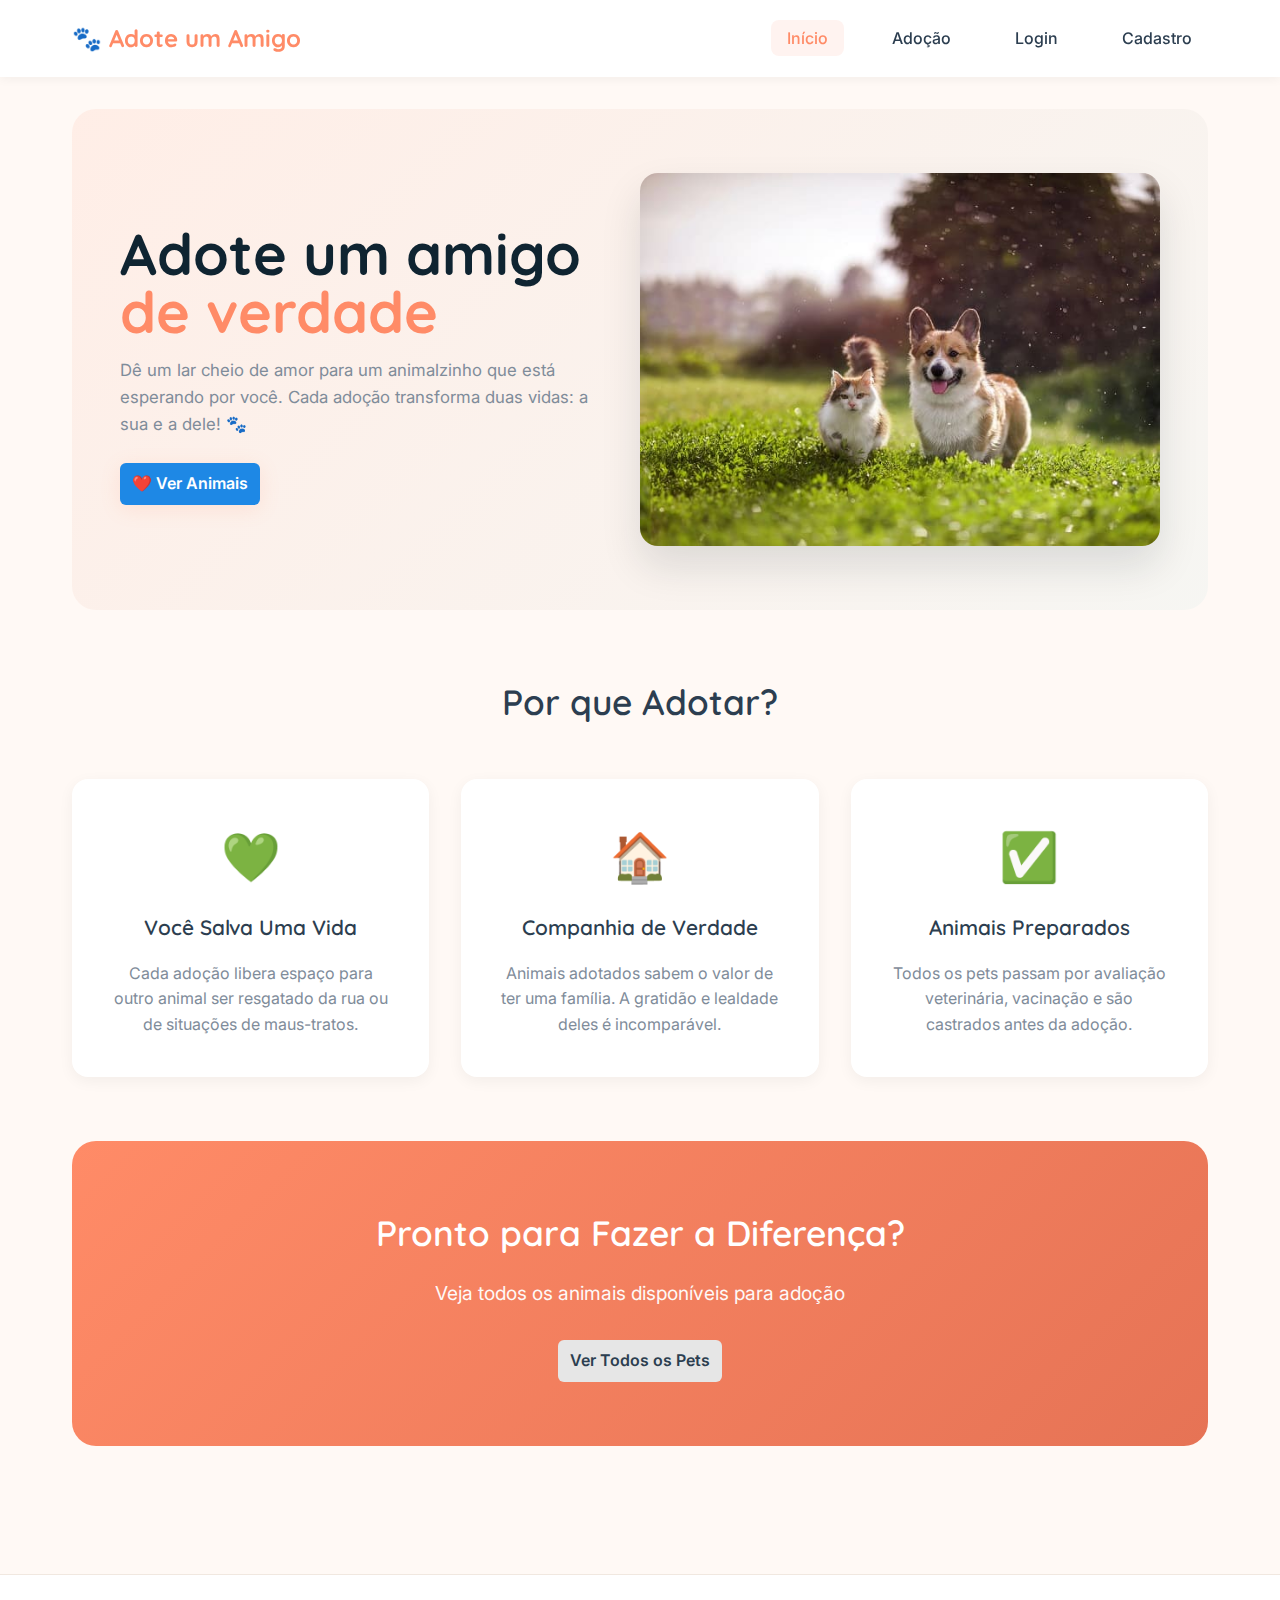
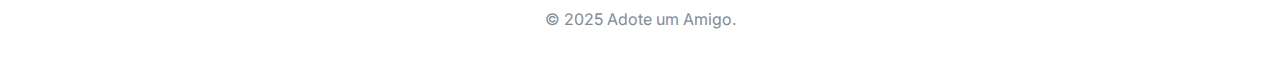
<file: index.html>
<!DOCTYPE html>
<html lang="pt-BR">
<head>
    <meta charset="UTF-8">
    <meta name="viewport" content="width=device-width, initial-scale=1.0">
    <title>Adote um Amigo - Início</title>
    <link rel="shortcut icon" href="fotos/adocao.png" type="image/x-icon">
    <link rel="stylesheet" href="style.css">
</head>
<body>
    <header>
        <nav>
            <div class="logo">🐾 Adote um Amigo</div>
            <ul class="menu">
                <li><a href="index.html" class="active">Início</a></li>
                <li><a href="adocao.html">Adoção</a></li>
                <li><a href="login.html">Login</a></li>
                <li><a href="cadastro.html">Cadastro</a></li>
            </ul>
        </nav>
    </header>

    <main>
        <section class="hero">
            <div class="hero-content">
                <h1 id="greeting" class="greeting"></h1>
                <h1 class="hero-title">Adote um amigo <span class="accent">de verdade</span></h1>
                <p class="hero-sub">Dê um lar cheio de amor para um animalzinho que está esperando por você. Cada adoção transforma duas vidas: a sua e a dele! 🐾</p>
                <div class="hero-cta">
                    <a href="adocao.html" class="btn btn-primary btn-large">❤️ Ver Animais</a>
                </div>
            </div>
            <div class="hero-image">
                <img src="fotos/capa.jpg" alt="Cachorro e gato sorrindo">
            </div>
        </section>

        <section class="benefits">
            <h2>Por que Adotar?</h2>
            <div class="benefits-grid">
                <div class="benefit-card">
                    <div class="benefit-icon">💚</div>
                    <h3>Você Salva Uma Vida</h3>
                    <p>Cada adoção libera espaço para outro animal ser resgatado da rua ou de situações de maus-tratos.</p>
                </div>
                <div class="benefit-card">
                    <div class="benefit-icon">🏠</div>
                    <h3>Companhia de Verdade</h3>
                    <p>Animais adotados sabem o valor de ter uma família. A gratidão e lealdade deles é incomparável.</p>
                </div>
                <div class="benefit-card">
                    <div class="benefit-icon">✅</div>
                    <h3>Animais Preparados</h3>
                    <p>Todos os pets passam por avaliação veterinária, vacinação e são castrados antes da adoção.</p>
                </div>
            </div>
        </section>

        <section class="cta">
            <h2>Pronto para Fazer a Diferença?</h2>
            <p>Veja todos os animais disponíveis para adoção</p>
            <a href="adocao.html" class="btn btn-secondary">Ver Todos os Pets</a>
        </section>
    </main>

    <footer>
        <p>&copy; 2025 Adote um Amigo.</p>
    </footer>

<script src="script.js"></script>
</body>
</html>
</file>
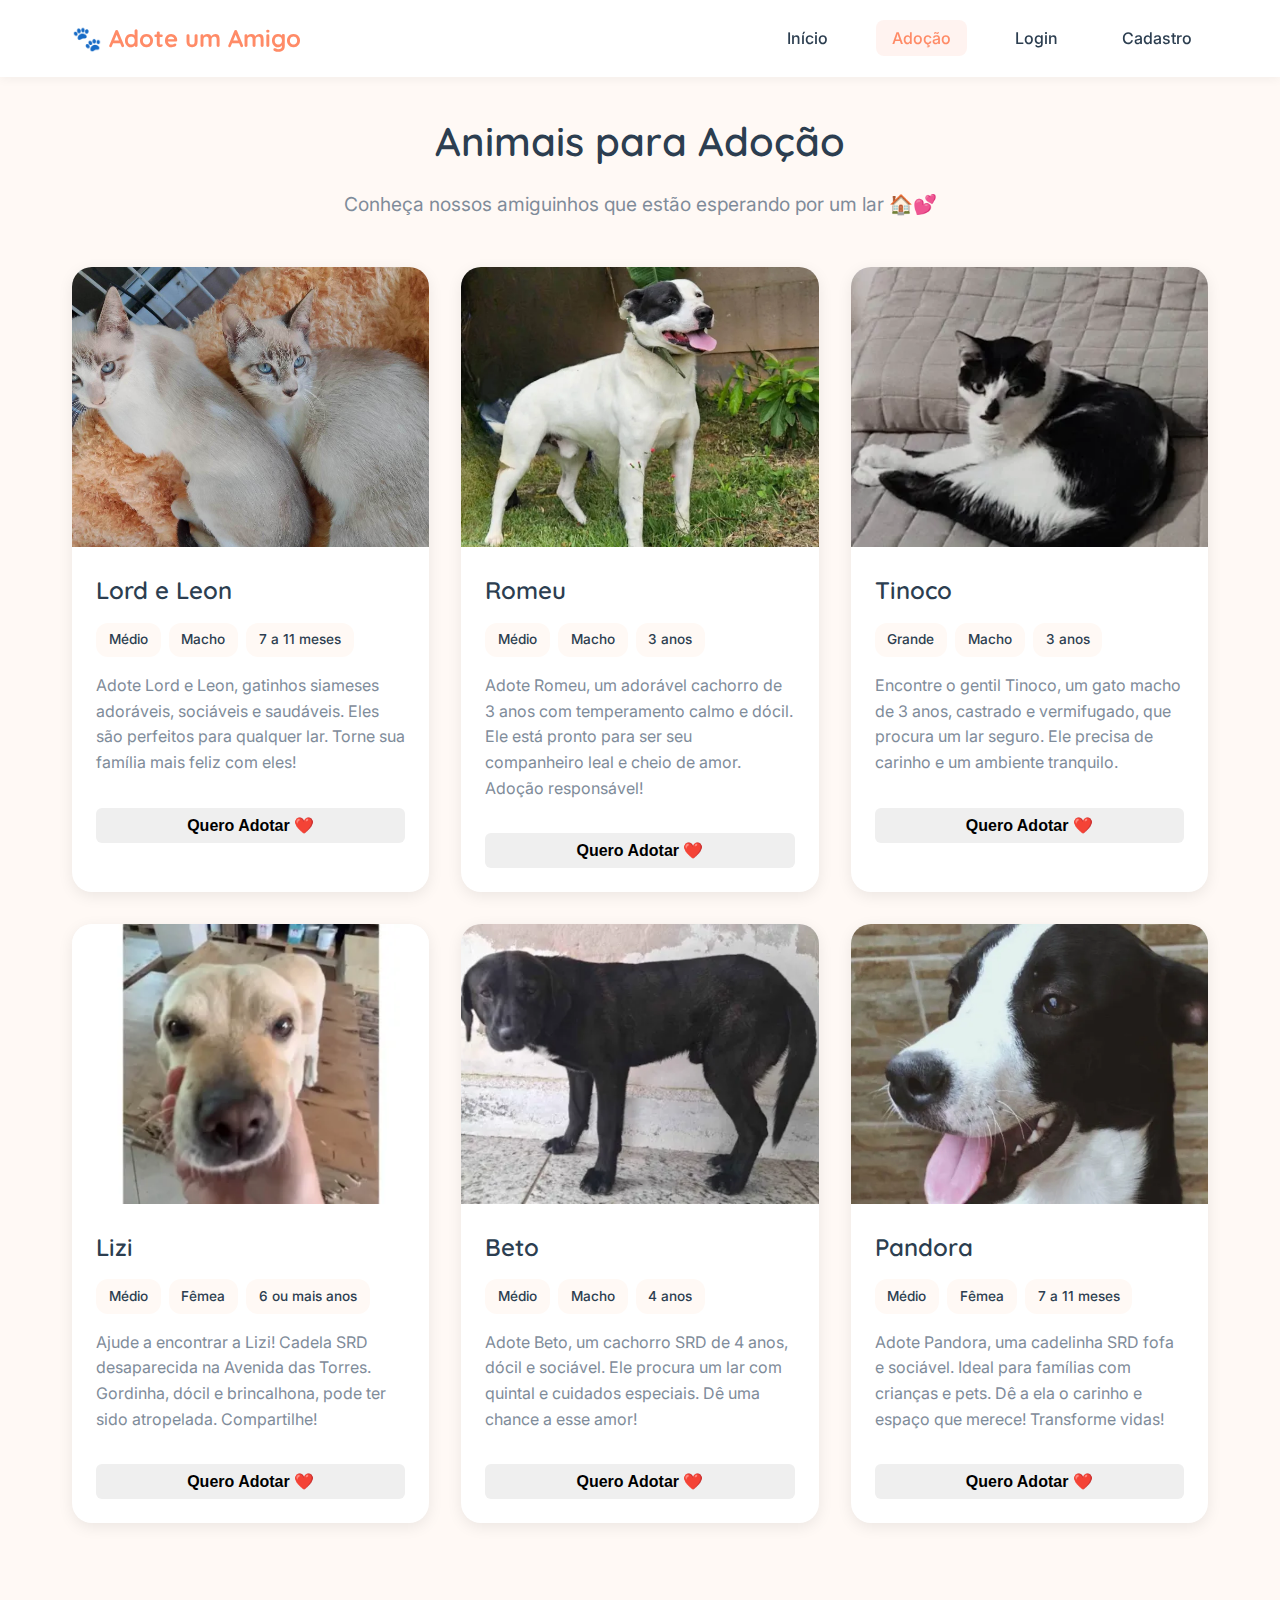
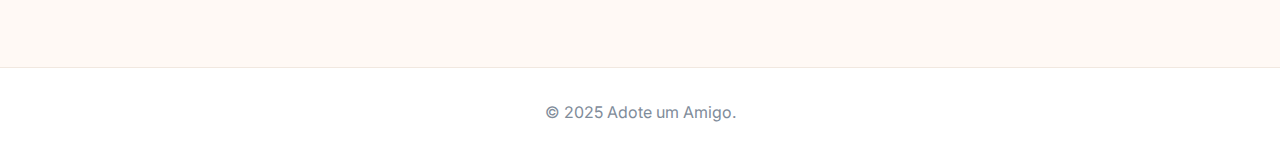
<file: adocao.html>
<!DOCTYPE html>
<html lang="pt-BR">
<head>
    <meta charset="UTF-8">
    <meta name="viewport" content="width=device-width, initial-scale=1.0">
    <title>Adote um Amigo - Animais para Adoção</title>
    <link rel="shortcut icon" href="fotos/adocao.png" type="image/x-icon">
    <link rel="stylesheet" href="style.css">
</head>
<body>
    <header>
        <nav>
            <div class="logo">🐾 Adote um Amigo</div>
            <ul class="menu">
                <li><a href="index.html">Início</a></li>
                <li><a href="adocao.html" class="active">Adoção</a></li>
                <li><a href="login.html">Login</a></li>
                <li><a href="cadastro.html">Cadastro</a></li>
            </ul>
        </nav>
    </header>

    <main>
        <section class="page-header">
            <h1>Animais para Adoção</h1>
            <p>Conheça nossos amiguinhos que estão esperando por um lar 🏠💕</p>
        </section>

        <section class="pets-grid" id="petsContainer"></section>

        <!-- Modal/formulário de adoção (inicialmente oculto) -->
        <div id="adoptModal" class="adopt-modal-overlay" aria-hidden="true">
            <div class="adopt-modal" role="dialog" aria-modal="true" aria-labelledby="adoptModalTitle">
                <header>
                    <h2 id="adoptModalTitle">Preencha abaixo para adotar</h2>
                    <button class="close-btn" aria-label="Fechar" onclick="closeAdoptModal()">×</button>
                </header>
                <p>Caso você tenha interesse em adotar este animalzinho, preencha seus dados abaixo e clique em Enviar:</p>
                <form id="adoptForm">
                    <input type="hidden" name="petName" id="petNameField">
                    <label for="nome">Nome</label>
                    <input id="nome" name="nome" type="text" required>

                    <label for="whatsapp">WhatsApp:</label>
                    <input id="whatsapp" name="whatsapp" type="tel" placeholder="(xx) 9xxxx-xxxx" required>

                    <label for="telefone">Telefone com DDD</label>
                    <input id="telefone" name="telefone" type="tel" placeholder="(xx) xxxx-xxxx" required>

                    <label for="email">E-mail</label>
                    <input id="email" name="email" type="email" required>

                    <div class="actions">
                        <button type="button" class="btn btn-secondary" onclick="closeAdoptModal()">Cancelar</button>
                        <button type="submit" class="btn btn-primary">Enviar</button>
                    </div>
                </form>
            </div>
        </div>
    </main>

    <footer>
        <p>&copy; 2025 Adote um Amigo.</p>
    </footer>

    <script src="script.js"></script>
</body>
</html>
</file>
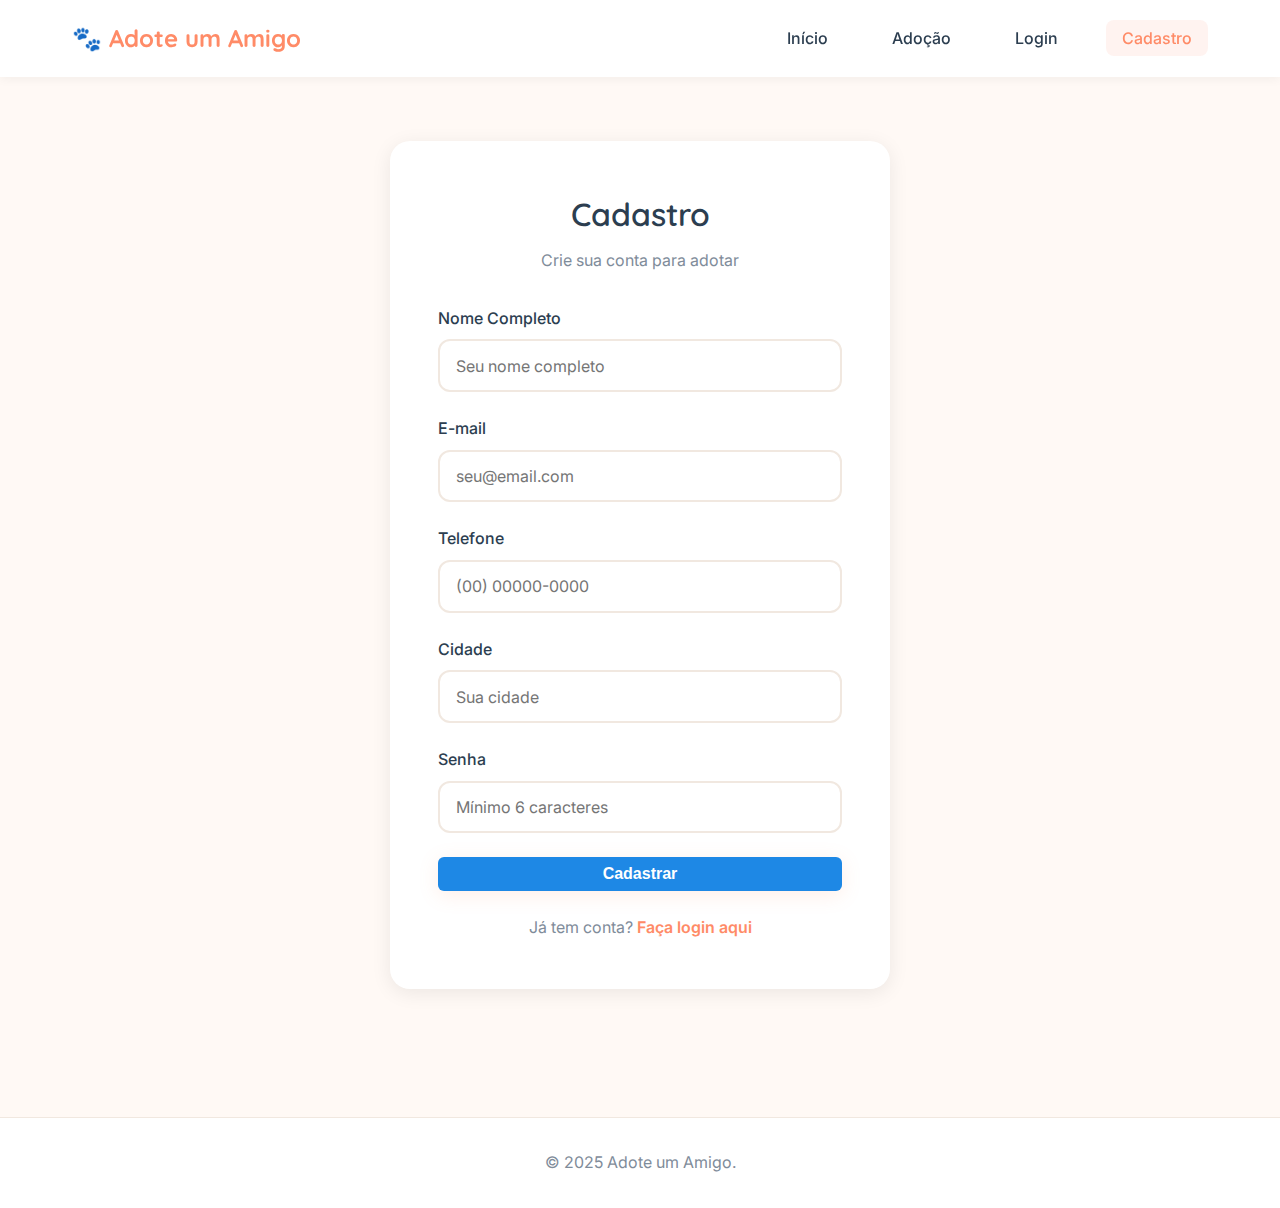
<file: cadastro.html>
<!DOCTYPE html>
<html lang="pt-BR">
<head>
    <meta charset="UTF-8">
    <meta name="viewport" content="width=device-width, initial-scale=1.0">
    <title>Adote um Amigo - Cadastro</title>
    <link rel="shortcut icon" href="fotos/adocao.png" type="image/x-icon">
    <link rel="stylesheet" href="style.css">
</head>
<body>
    <header>
        <nav>
            <div class="logo">🐾 Adote um Amigo</div>
            <ul class="menu">
                <li><a href="index.html">Início</a></li>
                <li><a href="adocao.html">Adoção</a></li>
                <li><a href="login.html">Login</a></li>
                <li><a href="cadastro.html" class="active">Cadastro</a></li>
            </ul>
        </nav>
    </header>

    <main>
        <section class="form-container">
            <div class="form-box">
                <h1>Cadastro</h1>
                <p class="form-subtitle">Crie sua conta para adotar</p>
                
                <form id="cadastroForm">
                    <div class="form-group">
                        <label for="name">Nome Completo</label>
                        <input type="text" id="name" name="name" placeholder="Seu nome completo" required>
                    </div>
                    
                    <div class="form-group">
                        <label for="email">E-mail</label>
                        <input type="email" id="email" name="email" placeholder="seu@email.com" required>
                    </div>
                    
                    <div class="form-group">
                        <label for="phone">Telefone</label>
                        <input type="tel" id="phone" name="phone" placeholder="(00) 00000-0000" required>
                    </div>
                    
                    <div class="form-group">
                        <label for="city">Cidade</label>
                        <input type="text" id="city" name="city" placeholder="Sua cidade" required>
                    </div>
                    
                    <div class="form-group">
                        <label for="password">Senha</label>
                        <input type="password" id="password" name="password" placeholder="Mínimo 6 caracteres" required>
                    </div>
                    
                    <button type="submit" class="btn btn-primary btn-full">Cadastrar</button>
                </form>
                
                <p class="form-footer">
                    Já tem conta? <a href="login.html">Faça login aqui</a>
                </p>
            </div>
        </section>
    </main>

    <footer>
        <p>&copy; 2025 Adote um Amigo.</p>
    </footer>

<script src="script.js"></script>
</body>
</html>
</file>
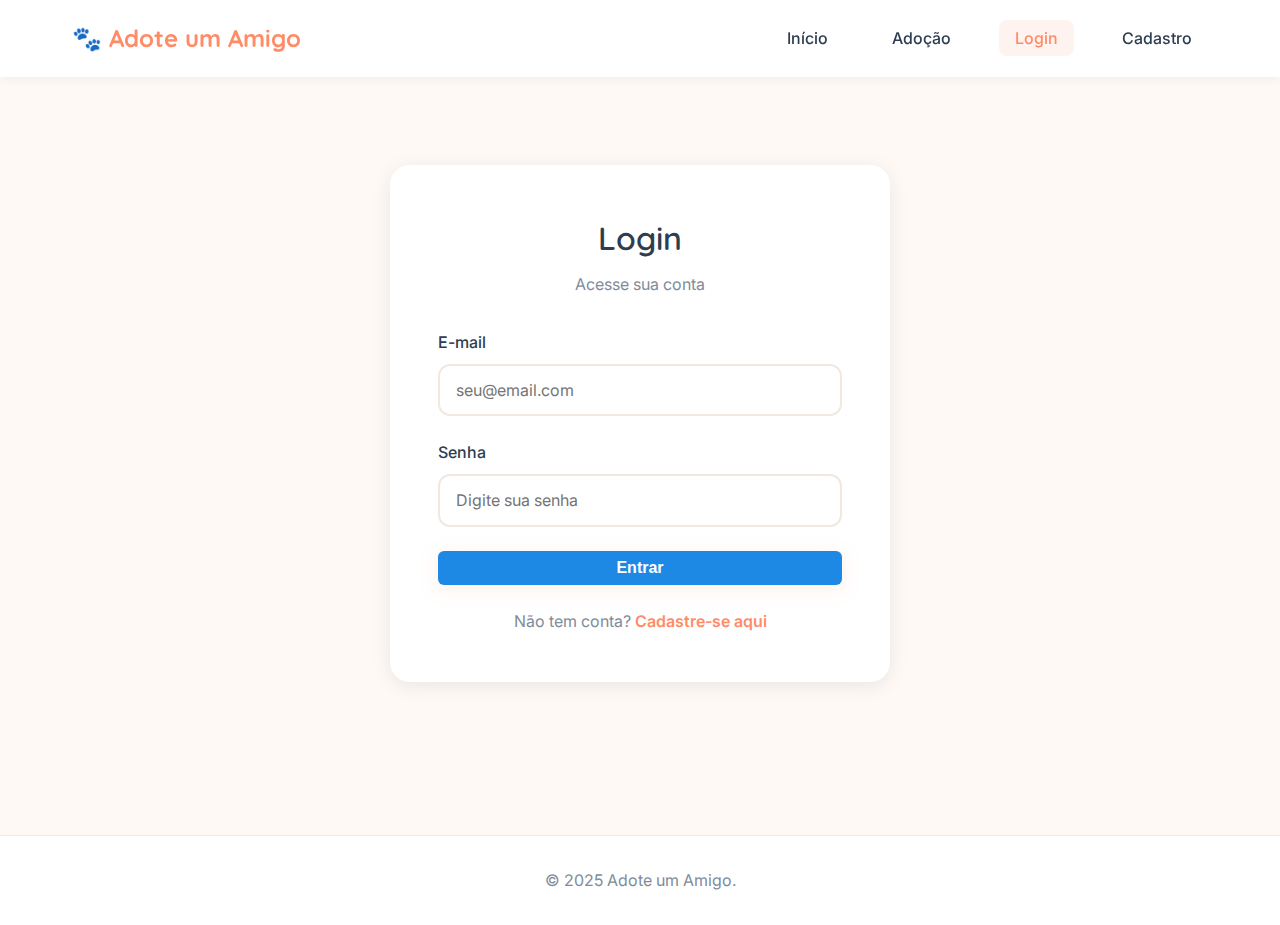
<file: login.html>
<!DOCTYPE html>
<html lang="pt-BR">
<head>
    <meta charset="UTF-8">
    <meta name="viewport" content="width=device-width, initial-scale=1.0">
    <title>Adote um Amigo - Login</title>
    <link rel="shortcut icon" href="fotos/adocao.png" type="image/x-icon">
    <link rel="stylesheet" href="style.css">
</head>
<body>
    <header>
        <nav>
            <div class="logo">🐾 Adote um Amigo</div>
            <ul class="menu">
                <li><a href="index.html">Início</a></li>
                <li><a href="adocao.html">Adoção</a></li>
                <li><a href="login.html" class="active">Login</a></li>
                <li><a href="cadastro.html">Cadastro</a></li>
            </ul>
        </nav>
    </header>

    <main>
        <section class="form-container">
            <div class="form-box">
                <h1>Login</h1>
                <p class="form-subtitle">Acesse sua conta</p>
                
                <form id="loginForm">
                    <div class="form-group">
                        <label for="email">E-mail</label>
                        <input type="email" id="email" name="email" placeholder="seu@email.com" required>
                    </div>
                    
                    <div class="form-group">
                        <label for="password">Senha</label>
                        <input type="password" id="password" name="password" placeholder="Digite sua senha" required>
                    </div>
                    
                    <button type="submit" class="btn btn-primary btn-full">Entrar</button>
                </form>
                
                <p class="form-footer">
                    Não tem conta? <a href="cadastro.html">Cadastre-se aqui</a>
                </p>
            </div>
        </section>
    </main>

    <footer>
        <p>&copy; 2025 Adote um Amigo.</p>
    </footer>

<script src="script.js"></script>
</body>
</html>
</file>
<file: style.css>
@import url('https://fonts.googleapis.com/css2?family=Quicksand:wght@400;500;600;700&family=Inter:wght@300;400;500;600&display=swap');

* {
    margin: 0;
    padding: 0;
    box-sizing: border-box;
}

:root {
    --primary: #FF8B67;
    --primary-dark: #E67355;
    --secondary: #A8DADC;
    --accent: #8ED1A5;
    --bg: #FFF9F5;
    --text: #2C3E50;
    --text-light: #7F8C9A;
    --white: #FFFFFF;
    --border: #F1E8E0;
    --shadow: rgba(255, 139, 103, 0.15);
}

body {
    font-family: 'Inter', sans-serif;
    background-color: var(--bg);
    color: var(--text);
    line-height: 1.6;
}

h1, h2, h3, h4, h5, h6 {
    font-family: 'Quicksand', sans-serif;
    font-weight: 600;
}

/* Header & Navigation */
header {
    background-color: var(--white);
    box-shadow: 0 2px 10px rgba(0, 0, 0, 0.05);
    position: sticky;
    top: 0;
    z-index: 100;
}

nav {
    max-width: 1200px;
    margin: 0 auto;
    padding: 1.2rem 2rem;
    display: flex;
    justify-content: space-between;
    align-items: center;
}

.logo {
    font-family: 'Quicksand', sans-serif;
    font-size: 1.5rem;
    font-weight: 700;
    color: var(--primary);
}

.menu {
    display: flex;
    list-style: none;
    gap: 2rem;
}

.menu a {
    text-decoration: none;
    color: var(--text);
    font-weight: 500;
    transition: color 0.3s;
    padding: 0.5rem 1rem;
    border-radius: 8px;
}

.menu a:hover,
.menu a.active {
    color: var(--primary);
    background-color: rgba(255, 139, 103, 0.1);
}

/* Main Content */
main {
    max-width: 1200px;
    margin: 0 auto;
    padding: 2rem;
}

/* Hero Section */
.hero {
    background: linear-gradient(135deg, rgba(255, 139, 103, 0.1), rgba(168, 218, 220, 0.1));
    border-radius: 24px;
    padding: 4rem 3rem;
    margin-bottom: 4rem;
    text-align: center;
}

.hero h1 {
    font-size: 2.5rem;
    color: var(--text);
    margin-bottom: 1.5rem;
}

/* Saudação personalizada dentro da hero (id #greeting) */
.hero .hero-content #greeting {
    font-size: 1.45rem; /* menor que o h1 principal padrão */
    color: var(--primary);
    margin-bottom: 0.6rem;
    font-weight: 600;
    line-height: 1.2;
}

/* Se preferir a saudação como subtítulo pequeno */
.hero .hero-content #greeting.small {
    font-size: 1rem;
    color: var(--text-light);
    font-weight: 500;
}

.hero p {
    font-size: 1.2rem;
    color: var(--text-light);
    max-width: 700px;
    margin: 0 auto 2rem;
}

/* Buttons */
.btn {
    display: inline-block;
    padding: 1rem 2.5rem;
    border-radius: 50px;
    font-weight: 600;
    text-decoration: none;
    transition: all 0.3s;
    border: none;
    cursor: pointer;
    font-size: 1rem;
}

.btn-primary {
    background-color: var(--primary);
    color: var(--white);
    box-shadow: 0 4px 20px var(--shadow);
}

.btn-primary:hover {
    background-color: var(--primary-dark);
    transform: translateY(-2px);
    box-shadow: 0 6px 25px var(--shadow);
}

.btn-secondary {
    background-color: var(--secondary);
    color: var(--text);
}

.btn-secondary:hover {
    background-color: #8CC8CA;
    transform: translateY(-2px);
}

.btn-adopt {
    width: 100%;
    margin-top: 1rem;
}

.btn-full {
    width: 100%;
}

/* Benefits Section */
.benefits {
    margin-bottom: 4rem;
}

.benefits h2 {
    text-align: center;
    font-size: 2.2rem;
    margin-bottom: 3rem;
    color: var(--text);
}

.benefits-grid {
    display: grid;
    grid-template-columns: repeat(auto-fit, minmax(280px, 1fr));
    gap: 2rem;
}

.benefit-card {
    background-color: var(--white);
    padding: 2.5rem;
    border-radius: 16px;
    text-align: center;
    box-shadow: 0 4px 15px rgba(0, 0, 0, 0.05);
    transition: transform 0.3s, box-shadow 0.3s;
}

.benefit-card:hover {
    transform: translateY(-5px);
    box-shadow: 0 6px 25px rgba(0, 0, 0, 0.1);
}

.benefit-icon {
    font-size: 3rem;
    margin-bottom: 1rem;
}

.benefit-card h3 {
    font-size: 1.3rem;
    margin-bottom: 1rem;
    color: var(--text);
}

.benefit-card p {
    color: var(--text-light);
    line-height: 1.6;
}

/* CTA Section */
.cta {
    background: linear-gradient(135deg, var(--primary), var(--primary-dark));
    color: var(--white);
    padding: 4rem 3rem;
    border-radius: 24px;
    text-align: center;
    margin-bottom: 2rem;
}

.cta h2 {
    font-size: 2.2rem;
    margin-bottom: 1rem;
    color: var(--white);
}

.cta p {
    font-size: 1.2rem;
    margin-bottom: 2rem;
    opacity: 0.95;
}

/* Page Header */
.page-header {
    text-align: center;
    margin-bottom: 3rem;
}

.page-header h1 {
    font-size: 2.5rem;
    color: var(--text);
    margin-bottom: 1rem;
}

.page-header p {
    font-size: 1.2rem;
    color: var(--text-light);
}

/* Pets Grid */
.pets-grid {
    display: grid;
    grid-template-columns: repeat(auto-fill, minmax(320px, 1fr));
    gap: 2rem;
    margin-bottom: 3rem;
}

.pet-card {
    background-color: var(--white);
    border-radius: 20px;
    overflow: hidden;
    box-shadow: 0 4px 15px rgba(0, 0, 0, 0.08);
    transition: transform 0.3s, box-shadow 0.3s;
}

.pet-card:hover {
    transform: translateY(-8px);
    box-shadow: 0 8px 30px rgba(0, 0, 0, 0.12);
}

.pet-image {
    position: relative;
    width: 100%;
    height: 280px;
    overflow: hidden;
}

.pet-image img {
    width: 100%;
    height: 100%;
    object-fit: cover;
    transition: transform 0.5s;
}

.pet-card:hover .pet-image img {
    transform: scale(1.1);
}


.pet-info {
    padding: 1.5rem;
}

.pet-info h3 {
    font-size: 1.5rem;
    margin-bottom: 0.8rem;
    color: var(--text);
}

.pet-details {
    display: flex;
    gap: 0.5rem;
    margin-bottom: 1rem;
    flex-wrap: wrap;
}

.detail-badge {
    background-color: var(--bg);
    padding: 0.4rem 0.8rem;
    border-radius: 12px;
    font-size: 0.85rem;
    color: var(--text);
    font-weight: 500;
}

.pet-info p {
    color: var(--text-light);
    line-height: 1.6;
    margin-bottom: 1rem;
}

/* Forms */
.form-container {
    display: flex;
    justify-content: center;
    align-items: center;
    min-height: 70vh;
    padding: 2rem;
}

.form-box {
    background-color: var(--white);
    padding: 3rem;
    border-radius: 20px;
    box-shadow: 0 4px 20px rgba(0, 0, 0, 0.08);
    max-width: 500px;
    width: 100%;
}

.form-box h1 {
    font-size: 2rem;
    margin-bottom: 0.5rem;
    color: var(--text);
    text-align: center;
}

.form-subtitle {
    text-align: center;
    color: var(--text-light);
    margin-bottom: 2rem;
}

.form-group {
    margin-bottom: 1.5rem;
}

.form-group label {
    display: block;
    margin-bottom: 0.5rem;
    font-weight: 500;
    color: var(--text);
}

.form-group input {
    width: 100%;
    padding: 0.9rem 1rem;
    border: 2px solid var(--border);
    border-radius: 12px;
    font-size: 1rem;
    transition: border-color 0.3s;
    font-family: 'Inter', sans-serif;
}

.form-group input:focus {
    outline: none;
    border-color: var(--primary);
}

.form-footer {
    text-align: center;
    margin-top: 1.5rem;
    color: var(--text-light);
}

.form-footer a {
    color: var(--primary);
    text-decoration: none;
    font-weight: 600;
}

.form-footer a:hover {
    text-decoration: underline;
}

/* Footer */
footer {
    background-color: var(--white);
    text-align: center;
    padding: 2rem;
    margin-top: 4rem;
    color: var(--text-light);
    border-top: 1px solid var(--border);
}

/* Responsive */
@media (max-width: 768px) {
    nav {
        flex-direction: column;
        gap: 1rem;
    }
    
    .menu {
        flex-wrap: wrap;
        justify-content: center;
        gap: 1rem;
    }
    
    .hero {
        padding: 3rem 2rem;
    }
    
    .hero h1 {
        font-size: 2rem;
    }
    
    .hero p {
        font-size: 1rem;
    }
    
    .benefits-grid,
    .pets-grid {
        grid-template-columns: 1fr;
    }
    
    .form-box {
        padding: 2rem;
    }
}

/* Hero - layout em duas colunas */
.hero {
    display: grid;
    grid-template-columns: 1fr 520px;
    gap: 2.5rem;
    align-items: center;
    padding: 4rem 3rem;
}

.hero .hero-content { text-align: left; }

.hero .greeting { font-size: 1.6rem; color: var(--text); margin-bottom: 0.25rem; font-weight: 700; }

.hero .hero-title {
    font-size: 3.6rem;
    line-height: 1.02;
    margin: 0.1rem 0 1rem 0;
    color: #0f2431;
    font-weight: 800;
}

.hero .hero-title .accent { color: var(--primary); }

.hero .hero-sub {
    color: var(--text-light);
    font-size: 1.05rem;
    max-width: 640px;
    margin-bottom: 1.6rem;
}

.hero-cta { display:flex; gap:1rem; align-items:center; }
.btn-large { padding: 0.9rem 1.4rem; font-size: 1rem; border-radius: 12px; }
.btn-ghost { background: #e8f7fb; color: var(--text); padding: 0.75rem 1.1rem; border-radius: 12px; }

.hero-image { display:flex; justify-content:center; }
.hero-image img { width:100%; height: auto; max-height: 380px; object-fit: cover; border-radius: 18px; box-shadow: 0 20px 40px rgba(18,33,45,0.12); }

/* Make hero responsive */
@media (max-width: 980px) {
    .hero { grid-template-columns: 1fr; text-align: center; }
    .hero .hero-content { order: 1; }
    .hero-image { order: 2; margin-top: 1.5rem; }
    .hero .hero-title { font-size: 2.4rem; }
    .hero .greeting { font-size: 1.15rem; }
}



/* --- Modal de adoção (moved from adocao.html) --- */
.adopt-modal-overlay { position: fixed; inset: 0; background: rgba(0,0,0,0.6); display: flex; align-items: center; justify-content: center; z-index: 1000; visibility: hidden; opacity: 0; transition: opacity .18s ease, visibility .18s ease; }
.adopt-modal-overlay.show { visibility: visible; opacity: 1; }
.adopt-modal { background: #fff; border-radius: 8px; width: 92%; max-width: 520px; padding: 18px; box-shadow: 0 10px 30px rgba(0,0,0,.25); font-family: inherit; }
.adopt-modal header { display: flex; justify-content: space-between; align-items: center; margin-bottom: 8px; }
.adopt-modal h2 { margin: 0; font-size: 1.1rem; }
.close-btn { background: transparent; border: 0; font-size: 1.4rem; line-height: 1; cursor: pointer; }
.adopt-modal p { margin: 8px 0 12px; color: #333; }
.adopt-modal form { display: grid; gap: 8px; }
.adopt-modal label { font-size: 0.9rem; color: #222; }
.adopt-modal input[type="text"], .adopt-modal input[type="email"], .adopt-modal input[type="tel"] { padding: 8px 10px; border: 1px solid #ccc; border-radius: 4px; width: 100%; box-sizing: border-box; }
.adopt-modal .actions { display:flex; justify-content:flex-end; gap:8px; margin-top:6px; }
.btn { padding: 8px 12px; border-radius: 6px; cursor: pointer; border: 0; }
.btn-secondary { background: #e6e6e6; }
.btn-primary { background: #1e88e5; color: #fff; }
@media (max-width:420px){ .adopt-modal { padding: 14px; } }
</file>
